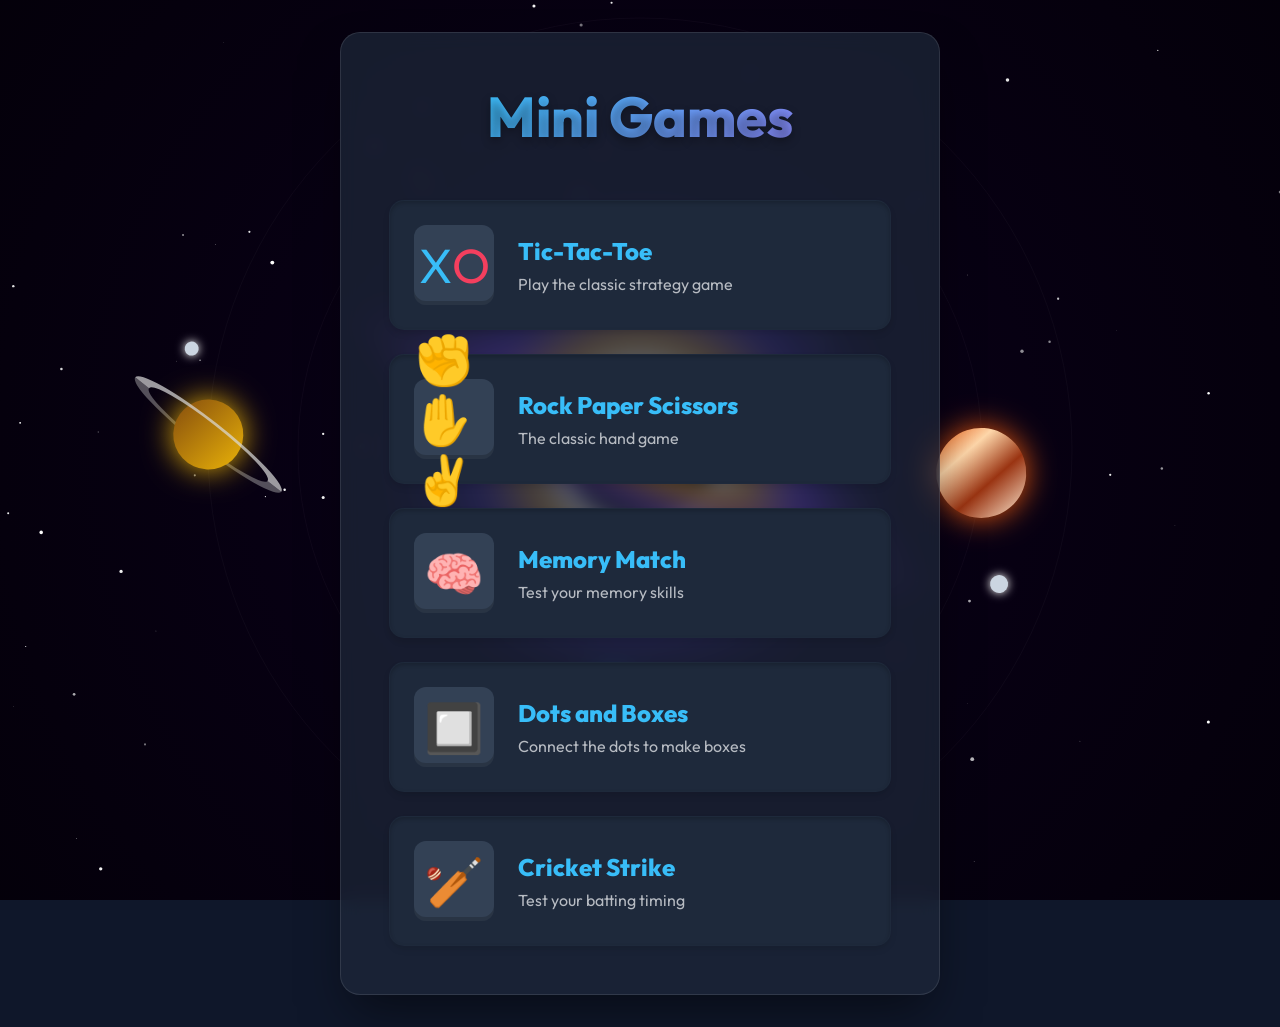
<file: index.html>
<!DOCTYPE html>
<html lang="en">
<head>
    <meta charset="UTF-8">
    <meta name="viewport" content="width=device-width, initial-scale=1.0">
    <title>Mini Games Portal</title>
    <link href="https://fonts.googleapis.com/css2?family=Outfit:wght@400;600;800&display=swap" rel="stylesheet">
    <link rel="stylesheet" href="style.css">
    <style>
        @keyframes float {
            0% { transform: translateY(0px); text-shadow: 0px 4px 10px rgba(0,0,0,0.3); }
            50% { transform: translateY(-8px); text-shadow: 0px 15px 20px rgba(0,0,0,0.4); }
            100% { transform: translateY(0px); text-shadow: 0px 4px 10px rgba(0,0,0,0.3); }
        }

        @keyframes fadeInUp {
            from {
                opacity: 0;
                transform: translateY(40px);
            }
            to {
                opacity: 1;
                transform: translateY(0);
            }
        }

        @keyframes popIn {
            0% { opacity: 0; transform: scale(0.9); }
            100% { opacity: 1; transform: scale(1); }
        }

        @keyframes iconBounce {
            0% { transform: scale(1) rotate(0deg); }
            25% { transform: scale(1.15) rotate(5deg); }
            75% { transform: scale(1.15) rotate(-5deg); }
            100% { transform: scale(1) rotate(0deg); }
        }

        .portal-container {
            border: 2px solid black;
            display: flex;
            flex-direction: column;
            align-items: center;
            gap: 2rem;
            padding: 3rem;
            background: rgba(30, 41, 59, 0.7);
            border-radius: 20px;
            box-shadow: 0 25px 50px -12px rgba(0, 0, 0, 0.5);
            backdrop-filter: blur(10px);
            border: 1px solid rgba(255, 255, 255, 0.1);
            width: 90%;
            max-width: 600px;
            margin: 2rem 0;
            animation: popIn 0.8s cubic-bezier(0.175, 0.885, 0.32, 1.275) forwards;
        }

        .portal-container h1 {
            font-size: 3.5rem;
            margin-bottom: 1rem;
            text-align: center;
            background: linear-gradient(135deg, #38bdf8, #818cf8, #c084fc);
            background-size: 200% auto;
            -webkit-background-clip: text;
            -webkit-text-fill-color: transparent;
            animation: float 4s ease-in-out infinite, gradientFlow 4s linear infinite;
        }

        @keyframes gradientFlow {
            0% { background-position: 0% center; }
            50% { background-position: 100% center; }
            100% { background-position: 0% center; }
        }

        .games-list {
            display: flex;
            flex-direction: column;
            gap: 1.5rem;
            width: 100%;
        }

        .game-card {
            display: flex;
            align-items: center;
            background: var(--board-bg);
            padding: 1.5rem;
            border-radius: 15px;
            text-decoration: none;
            color: var(--text-color);
            transition: all 0.4s cubic-bezier(0.175, 0.885, 0.32, 1.275);
            box-shadow: inset 0 2px 4px rgba(0,0,0,0.2), 0 4px 6px rgba(0,0,0,0.1);
            border: 1px solid transparent;
            opacity: 0;
            animation: fadeInUp 0.6s ease-out forwards;
        }

        .game-card:nth-child(1) { animation-delay: 0.1s; }
        .game-card:nth-child(2) { animation-delay: 0.25s; }
        .game-card:nth-child(3) { animation-delay: 0.4s; }
        .game-card:nth-child(4) { animation-delay: 0.55s; }

        .game-card:hover {
            transform: translateY(-8px) scale(1.02);
            background: var(--cell-hover);
            box-shadow: inset 0 2px 4px rgba(0,0,0,0.2), 0 15px 25px rgba(0,0,0,0.3);
            border-color: rgba(56, 189, 248, 0.4);
        }

        .game-card:hover .game-icon {
            animation: iconBounce 0.5s ease-in-out forwards;
            background: rgba(56, 189, 248, 0.2);
            box-shadow: 0 0 15px rgba(56, 189, 248, 0.4), inset 0 -4px 0 rgba(0,0,0,0.2);
        }

        .game-icon {
            font-size: 3rem;
            margin-right: 1.5rem;
            width: 80px;
            height: 80px;
            background: var(--cell-bg);
            display: flex;
            justify-content: center;
            align-items: center;
            border-radius: 12px;
            box-shadow: inset 0 -4px 0 rgba(0,0,0,0.2);
            transition: all 0.3s ease;
        }

        .game-info {
            display: flex;
            flex-direction: column;
            transition: transform 0.3s ease;
        }

        .game-card:hover .game-info {
            transform: translateX(10px);
        }

        .game-title {
            font-size: 1.5rem;
            font-weight: 800;
            color: var(--x-color);
            margin-bottom: 0.5rem;
            transition: color 0.3s ease;
        }

        .game-card:hover .game-title {
            color: #818cf8;
        }

        .game-desc {
            font-size: 1rem;
            color: rgba(248, 250, 252, 0.7);
        }

        .future-game {
            opacity: 0.6;
            cursor: not-allowed;
            filter: grayscale(100%);
        }

        .future-game:hover {
            transform: none;
            background: var(--board-bg);
            box-shadow: inset 0 2px 4px rgba(0,0,0,0.2), 0 4px 6px rgba(0,0,0,0.1);
            border-color: transparent;
        }
        
        .future-game:hover .game-info {
            transform: none;
        }

        @media (max-width: 480px) {
            .portal-container {
                padding: 1.5rem;
            }
            .portal-container h1 {
                font-size: 2.2rem;
            }
            .game-icon {
                width: 60px;
                height: 60px;
                font-size: 2rem;
                margin-right: 1rem;
            }
            .game-title {
                font-size: 1.2rem;
            }
        }
        #bg-canvas {
            position: fixed;
            top: 0;
            left: 0;
            width: 100vw;
            height: 100vh;
            z-index: -1;
            background: var(--bg-color);
        }
    </style>
</head>
<body>
    <canvas id="bg-canvas"></canvas>
    <div class="portal-container">
        <h1>Mini Games</h1>
        
        <div class="games-list">
            <!-- Tic Tac Toe Game -->
            <a href="tictactoe.html" class="game-card">
                <div class="game-icon">
                    <span style="color: var(--x-color);">X</span><span style="color: var(--o-color);">O</span>
                </div>
                <div class="game-info">
                    <div class="game-title">Tic-Tac-Toe</div>
                    <div class="game-desc">Play the classic strategy game</div>
                </div>
            </a>

            <!-- Rock Paper Scissors Game -->
            <a href="rps.html" class="game-card">
                <div class="game-icon">
                    <span>✊✋✌️</span>
                </div>
                <div class="game-info">
                    <div class="game-title">Rock Paper Scissors</div>
                    <div class="game-desc">The classic hand game</div>
                </div>
            </a>
            
            <!-- Memory Match Game -->
            <a href="memory.html" class="game-card">
                <div class="game-icon">
                    <span>🧠</span>
                </div>
                <div class="game-info">
                    <div class="game-title">Memory Match</div>
                    <div class="game-desc">Test your memory skills</div>
                </div>
            </a>
            
            <!-- Dots and Boxes Game -->
            <a href="dots.html" class="game-card">
                <div class="game-icon">
                    <span>🔲</span>
                </div>
                <div class="game-info">
                    <div class="game-title">Dots and Boxes</div>
                    <div class="game-desc">Connect the dots to make boxes</div>
                </div>
            </a>

            <!-- Cricket Challenge Game -->
            <a href="cricket.html" class="game-card">
                <div class="game-icon">
                    <span>🏏</span>
                </div>
                <div class="game-info">
                    <div class="game-title">Cricket Strike</div>
                    <div class="game-desc">Test your batting timing</div>
                </div>
            </a>
        </div>
    </div>
    <script>
        const canvas = document.getElementById('bg-canvas');
        const ctx = canvas.getContext('2d');
        let width, height;
        let stars = [];
        let time = 0;
        
        function resize() {
            width = canvas.width = window.innerWidth;
            height = canvas.height = window.innerHeight;
            
            stars = [];
            for(let i=0; i<400; i++) {
                stars.push({
                    size: Math.random() * 2,
                    speed: Math.random() * 0.5 + 0.1,
                    angle: Math.random() * Math.PI * 2,
                    orbitRadius: Math.random() * Math.max(width, height) * 1.5,
                    opacitySpeed: Math.random() * 0.05 + 0.01
                });
            }
        }
        window.addEventListener('resize', resize);
        resize();

        function drawBlackHole(cx, cy) {
            ctx.save();
            ctx.translate(cx, cy);
            ctx.rotate(time * 0.001);
            ctx.scale(1, 0.25);
            ctx.beginPath();
            ctx.arc(0, 0, 350, 0, Math.PI, true);
            const diskGradBack = ctx.createRadialGradient(0, 0, 80, 0, 0, 350);
            diskGradBack.addColorStop(0, 'rgba(255, 150, 0, 0.8)');
            diskGradBack.addColorStop(0.4, 'rgba(150, 50, 255, 0.5)');
            diskGradBack.addColorStop(1, 'rgba(0, 0, 0, 0)');
            ctx.fillStyle = diskGradBack;
            ctx.fill();
            ctx.restore();

            const gradient = ctx.createRadialGradient(cx, cy, 0, cx, cy, 280);
            gradient.addColorStop(0, '#000');
            gradient.addColorStop(0.25, '#000');
            gradient.addColorStop(0.28, '#fff');
            gradient.addColorStop(0.4, 'rgba(255, 180, 50, 0.7)');
            gradient.addColorStop(0.6, 'rgba(100, 50, 255, 0.4)');
            gradient.addColorStop(1, 'rgba(0, 0, 0, 0)');
            ctx.fillStyle = gradient;
            ctx.beginPath();
            ctx.arc(cx, cy, 280, 0, Math.PI*2);
            ctx.fill();

            ctx.save();
            ctx.translate(cx, cy);
            ctx.rotate(time * 0.001);
            ctx.scale(1, 0.25);
            ctx.beginPath();
            ctx.arc(0, 0, 350, 0, Math.PI, false);
            const diskGradFront = ctx.createRadialGradient(0, 0, 80, 0, 0, 350);
            diskGradFront.addColorStop(0, 'rgba(255, 150, 0, 0.9)');
            diskGradFront.addColorStop(0.4, 'rgba(150, 50, 255, 0.6)');
            diskGradFront.addColorStop(1, 'rgba(0, 0, 0, 0)');
            ctx.fillStyle = diskGradFront;
            ctx.fill();
            ctx.restore();
        }

        function drawPlanet(cx, cy, radius, orbitRadius, speed, colorStops, hasRing, timeOffset) {
            ctx.save();
            ctx.translate(cx, cy);
            
            ctx.beginPath();
            ctx.arc(0, 0, orbitRadius, 0, Math.PI*2);
            ctx.strokeStyle = 'rgba(255,255,255,0.03)';
            ctx.stroke();

            ctx.rotate(time * speed + timeOffset);
            ctx.translate(orbitRadius, 0);

            if (hasRing) {
                ctx.save();
                ctx.rotate(Math.PI / 5);
                ctx.scale(1, 0.15);
                ctx.beginPath();
                ctx.arc(0, 0, radius * 2.4, Math.PI, Math.PI*2);
                ctx.strokeStyle = 'rgba(200, 200, 200, 0.4)';
                ctx.lineWidth = radius * 0.5;
                ctx.stroke();
                ctx.restore();
            }

            const grad = ctx.createLinearGradient(-radius, -radius, radius, radius);
            colorStops.forEach(stop => grad.addColorStop(stop[0], stop[1]));
            ctx.beginPath();
            ctx.arc(0, 0, radius, 0, Math.PI*2);
            ctx.fillStyle = grad;
            ctx.shadowBlur = 30;
            ctx.shadowColor = colorStops[0][1];
            ctx.fill();
            ctx.shadowBlur = 0;

            if (hasRing) {
                ctx.save();
                ctx.rotate(Math.PI / 5);
                ctx.scale(1, 0.15);
                ctx.beginPath();
                ctx.arc(0, 0, radius * 2.4, 0, Math.PI);
                ctx.strokeStyle = 'rgba(220, 220, 220, 0.7)';
                ctx.lineWidth = radius * 0.5;
                ctx.stroke();
                ctx.restore();
            }

            if (radius > 25) {
                ctx.rotate(time * 0.003);
                ctx.translate(radius * 2.5, 0);
                ctx.beginPath();
                ctx.arc(0, 0, radius * 0.2, 0, Math.PI*2);
                ctx.fillStyle = '#cbd5e1';
                ctx.shadowBlur = 10;
                ctx.shadowColor = '#fff';
                ctx.fill();
                ctx.shadowBlur = 0;
            }

            ctx.restore();
        }

        function drawShootingStar() {
            if (Math.random() > 0.03) return;
            const sx = Math.random() * width;
            const sy = Math.random() * height * 0.4;
            const len = Math.random() * 150 + 50;
            
            ctx.save();
            ctx.translate(sx, sy);
            ctx.rotate(Math.PI / 4);
            const grad = ctx.createLinearGradient(0, 0, -len, 0);
            grad.addColorStop(0, 'rgba(255,255,255,1)');
            grad.addColorStop(1, 'rgba(255,255,255,0)');
            ctx.beginPath();
            ctx.moveTo(0, 0);
            ctx.lineTo(-len, 2);
            ctx.lineTo(-len, -2);
            ctx.fillStyle = grad;
            ctx.fill();
            ctx.restore();
        }

        function animate() {
            time += 16;
            
            const bgGrad = ctx.createRadialGradient(width/2, height/2, 0, width/2, height/2, Math.max(width, height));
            bgGrad.addColorStop(0, '#0a001a');
            bgGrad.addColorStop(1, '#000000');
            ctx.fillStyle = bgGrad;
            ctx.fillRect(0, 0, width, height);

            const cx = width / 2;
            const cy = height / 2;

            ctx.fillStyle = 'white';
            stars.forEach(star => {
                star.angle += star.speed * 0.001;
                const x = cx + Math.cos(star.angle) * star.orbitRadius;
                const y = cy + Math.sin(star.angle) * star.orbitRadius;
                
                ctx.globalAlpha = Math.abs(Math.sin(time * star.opacitySpeed * 0.1));
                ctx.beginPath();
                ctx.arc(x, y, star.size, 0, Math.PI*2);
                ctx.fill();
            });
            ctx.globalAlpha = 1.0;

            drawBlackHole(cx, cy);

            drawPlanet(cx, cy, 45, Math.min(width, height) * 0.38, 0.00015, [
                [0, '#ea580c'], [0.3, '#fed7aa'], [0.6, '#9a3412'], [1, '#ffedd5']
            ], false, 0);

            drawPlanet(cx, cy, 35, Math.min(width, height) * 0.48, 0.00008, [
                [0, '#eab308'], [1, '#854d0e']
            ], true, Math.PI);
            
            drawPlanet(cx, cy, 22, Math.min(width, height) * 0.28, 0.00025, [
                [0, '#0284c7'], [1, '#1e3a8a']
            ], false, Math.PI / 2);

            drawShootingStar();

            requestAnimationFrame(animate);
        }
        animate();
    </script>
</body>
</html>
</file>
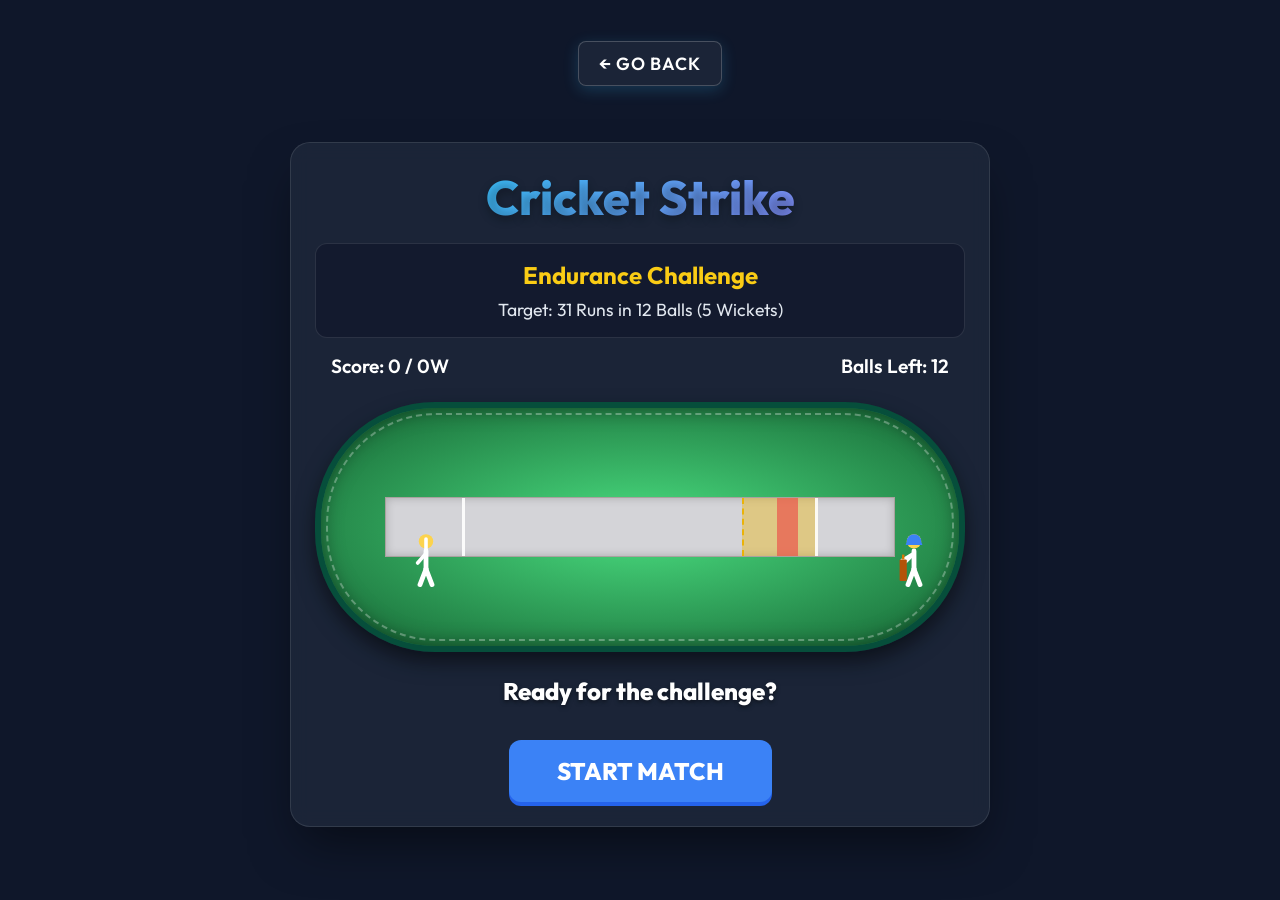
<file: cricket.html>
<!DOCTYPE html>
<html lang="en">
<head>
    <meta charset="UTF-8">
    <meta name="viewport" content="width=device-width, initial-scale=1.0">
    <title>Cricket Challenge</title>
    <link rel="stylesheet" href="style.css">
    <link href="https://fonts.googleapis.com/css2?family=Outfit:wght@400;600;800&display=swap" rel="stylesheet">
    <style>
        .cricket-container {
            display: flex;
            flex-direction: column;
            align-items: center;
            gap: 1rem;
            padding: 1.5rem;
            background: rgba(30, 41, 59, 0.8);
            border-radius: 20px;
            box-shadow: 0 25px 50px -12px rgba(0, 0, 0, 0.5);
            backdrop-filter: blur(10px);
            border: 1px solid rgba(255, 255, 255, 0.1);
            width: 95%;
            max-width: 700px;
            margin: 2rem auto;
            color: white;
        }

        .challenge-info {
            background: rgba(15, 23, 42, 0.6);
            padding: 1rem 2rem;
            border-radius: 12px;
            text-align: center;
            border: 1px solid rgba(255, 255, 255, 0.1);
            width: 100%;
        }

        .challenge-info h2 {
            margin: 0;
            color: #38bdf8;
            font-size: 1.5rem;
        }

        .challenge-info p {
            margin: 0.5rem 0 0;
            color: #e2e8f0;
            font-size: 1.1rem;
        }

        .stats {
            display: flex;
            justify-content: space-between;
            width: 100%;
            padding: 0 1rem;
            font-size: 1.2rem;
            font-weight: 600;
        }

        /* Stadium / Ground */
        .stadium {
            width: 100%;
            height: 250px;
            background: radial-gradient(ellipse at center, #4ade80 0%, #166534 100%);
            border-radius: 120px;
            position: relative;
            border: 6px solid #064e3b;
            box-shadow: 0 10px 20px rgba(0,0,0,0.5), inset 0 0 20px rgba(0,0,0,0.5);
            margin-top: 0.5rem;
            display: flex;
            align-items: center;
            justify-content: center;
            overflow: hidden;
        }

        .stadium::before {
            content: '';
            position: absolute;
            top: 5px; left: 5px; right: 5px; bottom: 5px;
            border: 2px dashed rgba(255,255,255,0.3);
            border-radius: 110px;
            pointer-events: none;
        }

        .pitch {
            width: 80%;
            height: 60px;
            background: #d4d4d8;
            border: 1px solid #a8a29e;
            box-shadow: inset 0 0 10px rgba(0,0,0,0.2);
            position: relative;
        }

        .crease {
            position: absolute;
            top: 0; bottom: 0;
            width: 3px;
            background: white;
            opacity: 0.9;
        }
        .bowler-crease { left: 15%; }
        .batsman-crease { right: 15%; }

        .sweet-spot-zone {
            position: absolute;
            top: 0; bottom: 0;
            right: 15%;
            width: 15%;
            background: rgba(234, 179, 8, 0.4);
            border-left: 2px dashed #eab308;
        }
        
        .perfect-zone {
            position: absolute;
            top: 0; bottom: 0;
            right: 19%;
            width: 4%;
            background: rgba(239, 68, 68, 0.6);
        }

        /* Players */
        .player-svg {
            width: 60px;
            height: 60px;
            position: absolute;
            z-index: 10;
        }
        .bowler-container {
            position: absolute;
            left: 2%;
            top: 50%;
            transform: translateY(-50%);
        }
        .batsman-container {
            position: absolute;
            right: 2%;
            top: 50%;
            transform: translateY(-50%);
        }

        /* SVG Parts Transform Origins */
        .arm-r, .arm-l, .arms-bat { transform-origin: 25px 22px; }
        .leg-l, .leg-r { transform-origin: 25px 35px; }

        .ball {
            width: 14px;
            height: 14px;
            background: #dc2626;
            border-radius: 50%;
            position: absolute;
            top: 50%;
            left: 15%;
            transform: translate(-50%, -50%);
            box-shadow: inset -2px -2px 4px rgba(0,0,0,0.4), 0 2px 4px rgba(0,0,0,0.3);
            display: none;
            z-index: 5;
        }

        /* Animations */
        @keyframes runUp {
            0% { transform: translateY(-50%) translateX(-40px); }
            100% { transform: translateY(-50%) translateX(0); }
        }

        @keyframes bowlingArm {
            0% { transform: rotate(0deg); }
            100% { transform: rotate(360deg); }
        }

        .bowling .arm-r {
            animation: bowlingArm 0.3s linear;
        }

        .running {
            animation: runUp 1s linear forwards;
        }
        .running .leg-l {
            animation: legMove 0.2s alternate infinite;
        }
        .running .leg-r {
            animation: legMove2 0.2s alternate infinite;
        }

        @keyframes legMove {
            0% { transform: rotate(-20deg); }
            100% { transform: rotate(20deg); }
        }
        @keyframes legMove2 {
            0% { transform: rotate(20deg); }
            100% { transform: rotate(-20deg); }
        }

        @keyframes swingBat {
            0% { transform: rotate(0deg); }
            50% { transform: rotate(110deg); }
            100% { transform: rotate(0deg); }
        }

        .swinging .arms-bat {
            animation: swingBat 0.3s ease-out;
        }

        /* Controls & Messages */
        .controls {
            display: flex;
            gap: 1rem;
            width: 100%;
            justify-content: center;
            margin-top: 1rem;
        }

        .controls button {
            padding: 1rem 3rem;
            font-size: 1.5rem;
            font-weight: 800;
            font-family: 'Outfit', sans-serif;
            border: none;
            border-radius: 12px;
            cursor: pointer;
            transition: all 0.2s;
            text-transform: uppercase;
        }

        #btn-hit {
            background: #f59e0b;
            color: white;
            box-shadow: 0 4px 0 #d97706;
            width: 200px;
        }
        #btn-hit:hover:not(:disabled) { background: #d97706; transform: translateY(2px); box-shadow: 0 2px 0 #b45309; }
        #btn-hit:disabled { background: #64748b; box-shadow: 0 4px 0 #475569; cursor: not-allowed; }

        #btn-start {
            background: #3b82f6;
            color: white;
            box-shadow: 0 4px 0 #2563eb;
        }
        #btn-start:hover:not(:disabled) { background: #2563eb; transform: translateY(2px); box-shadow: 0 2px 0 #1d4ed8; }

        #btn-reset {
            background: #10b981;
            color: white;
            box-shadow: 0 4px 0 #059669;
        }
        #btn-reset:hover:not(:disabled) { background: #059669; transform: translateY(2px); box-shadow: 0 2px 0 #047857; }

        #message {
            font-size: 1.5rem;
            font-weight: 800;
            min-height: 2rem;
            text-align: center;
            color: #fff;
            text-shadow: 0 2px 4px rgba(0,0,0,0.5);
            margin-top: 0.5rem;
        }

        .hit-text {
            position: absolute;
            font-size: 2.5rem;
            font-weight: 900;
            color: white;
            text-shadow: 0 2px 5px black, 0 0 10px rgba(255,255,255,0.5);
            animation: popUp 1s ease-out forwards;
            pointer-events: none;
            z-index: 20;
        }

        @keyframes popUp {
            0% { opacity: 1; transform: translate(-50%, -50%) scale(0.5); }
            50% { transform: translate(-50%, -100%) scale(1.3); }
            100% { opacity: 0; transform: translate(-50%, -150%) scale(1); }
        }

        .help-text {
            font-size: 0.9rem;
            color: #94a3b8;
            margin-top: -0.5rem;
        }
    </style>
</head>
<body>
    <a href="index.html" style="margin-left: 20px; display: inline-block;">
        <button class="explain-btn" style="padding: 10px 20px; font-family: 'Outfit'; border-radius: 8px; border: none; background: rgba(30, 41, 59, 0.8); color: white; cursor: pointer; border: 1px solid rgba(255,255,255,0.2);">← Go back</button>
    </a>
    
    <div class="cricket-container">
        <header>
            <h1 style="margin: 0;">Cricket Strike</h1>
        </header>

        <div class="challenge-info">
            <h2 id="challenge-title">Challenge</h2>
            <p id="challenge-desc">Target: 20 Runs in 6 Balls (2 Wickets)</p>
        </div>

        <div class="stats">
            <div id="stat-score">Score: 0 / 0W</div>
            <div id="stat-balls">Balls Left: 6</div>
        </div>

        <div class="stadium">
            <div class="pitch" id="pitch">
                <div class="crease bowler-crease"></div>
                <div class="sweet-spot-zone"></div>
                <div class="perfect-zone"></div>
                <div class="crease batsman-crease"></div>
                
                <div class="bowler-container" id="bowler">
                    <svg viewBox="0 0 50 50" class="player-svg bowler-svg">
                        <line x1="25" y1="20" x2="25" y2="35" stroke="white" stroke-width="4" stroke-linecap="round"/>
                        <circle cx="25" cy="12" r="6" fill="#fcd34d"/>
                        <line class="leg-l" x1="25" y1="35" x2="20" y2="48" stroke="white" stroke-width="4" stroke-linecap="round"/>
                        <line class="leg-r" x1="25" y1="35" x2="30" y2="48" stroke="white" stroke-width="4" stroke-linecap="round"/>
                        <line class="arm-l" x1="25" y1="22" x2="18" y2="30" stroke="white" stroke-width="3" stroke-linecap="round"/>
                        <line class="arm-r" x1="25" y1="22" x2="25" y2="10" stroke="white" stroke-width="3" stroke-linecap="round"/>
                    </svg>
                </div>
                
                <div class="ball" id="ball"></div>
                
                <div class="batsman-container" id="batsman">
                    <svg viewBox="0 0 50 50" class="player-svg batsman-svg">
                        <line x1="25" y1="20" x2="25" y2="35" stroke="white" stroke-width="4" stroke-linecap="round"/>
                        <circle cx="25" cy="12" r="6" fill="#fcd34d"/>
                        <path d="M 19 12 A 6 6 0 0 1 31 12 L 32 15 L 18 15 Z" fill="#3b82f6"/>
                        <line class="leg-l" x1="25" y1="35" x2="20" y2="48" stroke="white" stroke-width="4" stroke-linecap="round"/>
                        <line class="leg-r" x1="25" y1="35" x2="30" y2="48" stroke="white" stroke-width="4" stroke-linecap="round"/>
                        <g class="arms-bat">
                            <line x1="25" y1="22" x2="15" y2="28" stroke="white" stroke-width="3" stroke-linecap="round"/>
                            <line x1="25" y1="22" x2="18" y2="29" stroke="white" stroke-width="3" stroke-linecap="round"/>
                            <rect x="13" y="27" width="6" height="18" fill="#b45309" rx="1"/>
                            <rect x="15" y="23" width="2" height="4" fill="#d97706"/>
                        </g>
                    </svg>
                </div>
            </div>
        </div>

        <div id="message">Press Start to begin!</div>

        <div class="controls">
            <button id="btn-start">Start Match</button>
            <button id="btn-hit" style="display: none;" disabled>HIT!</button>
            <button id="btn-reset" style="display: none;">Next Challenge</button>
        </div>
        <div class="help-text" id="help-text" style="display: none;">(Press Space or Enter to Hit)</div>
    </div>

    <script src="cricket.js"></script>
</body>
</html>
</file>
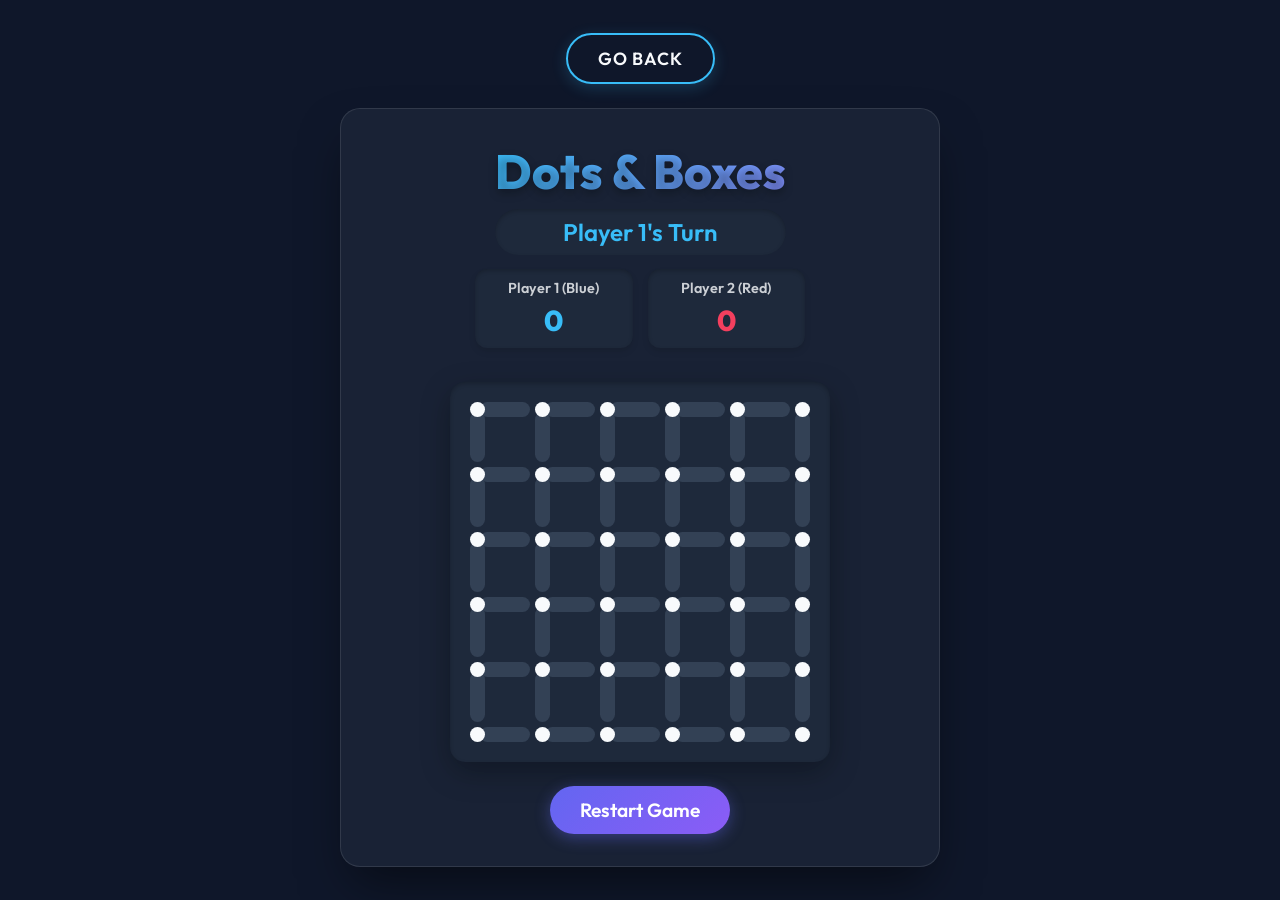
<file: dots.html>
<!DOCTYPE html>
<html lang="en">
<head>
    <meta charset="UTF-8">
    <meta name="viewport" content="width=device-width, initial-scale=1.0">
    <title>Dots and Boxes</title>
    <link rel="stylesheet" href="style.css">
    <link href="https://fonts.googleapis.com/css2?family=Outfit:wght@400;600;800&display=swap" rel="stylesheet">
    <style>
        .dots-container {
            display: flex;
            flex-direction: column;
            align-items: center;
            gap: 1.5rem;
            padding: 2rem;
            background: rgba(30, 41, 59, 0.7);
            border-radius: 20px;
            box-shadow: 0 25px 50px -12px rgba(0, 0, 0, 0.5);
            backdrop-filter: blur(10px);
            border: 1px solid rgba(255, 255, 255, 0.1);
            width: 90%;
            max-width: 600px;
        }

        .dots-board-container {
            display: flex;
            justify-content: center;
            padding: 20px;
            background: var(--board-bg);
            border-radius: 15px;
            box-shadow: inset 0 2px 4px rgba(0,0,0,0.2), 0 10px 30px rgba(0,0,0,0.3);
            overflow-x: auto;
            max-width: 100%;
        }

        .dots-board {
            display: grid;
            grid-template-columns: repeat(5, 15px 50px) 15px;
            grid-template-rows: repeat(5, 15px 50px) 15px;
            gap: 0;
            background: var(--board-bg);
        }

        .dot {
            width: 15px;
            height: 15px;
            background-color: var(--text-color);
            border-radius: 50%;
            z-index: 2;
        }

        .hline {
            height: 15px;
            width: 50px;
            cursor: pointer;
            background-color: var(--cell-bg);
            transition: background-color 0.2s;
            border-radius: 8px;
            margin-top: 0;
            margin-left: -5px;
            margin-right: -5px;
            z-index: 1;
        }

        .vline {
            width: 15px;
            height: 50px;
            cursor: pointer;
            background-color: var(--cell-bg);
            transition: background-color 0.2s;
            border-radius: 8px;
            margin-left: 0;
            margin-top: -5px;
            margin-bottom: -5px;
            z-index: 1;
        }

        .hline:hover, .vline:hover {
            background-color: var(--cell-hover);
        }

        .hline.active-1, .vline.active-1 {
            background-color: var(--x-color);
            cursor: default;
        }

        .hline.active-2, .vline.active-2 {
            background-color: var(--o-color);
            cursor: default;
        }

        .box {
            width: 50px;
            height: 50px;
            transition: background-color 0.3s;
            border-radius: 4px;
        }

        .box.filled-1 {
            background-color: rgba(56, 189, 248, 0.4);
        }

        .box.filled-2 {
            background-color: rgba(244, 63, 94, 0.4);
        }

        @media (max-width: 480px) {
            .dots-board {
                grid-template-columns: repeat(5, 10px 40px) 10px;
                grid-template-rows: repeat(5, 10px 40px) 10px;
            }
            .dot { width: 10px; height: 10px; }
            .hline { height: 10px; width: 40px; }
            .vline { width: 10px; height: 40px; }
            .box { width: 40px; height: 40px; }
        }
    </style>
</head>
<body>
    <a href="index.html">
        <button class="explain-btn">Go back</button>
    </a>
    
    <div class="dots-container container">
        <header>
            <h1>Dots & Boxes</h1>
            <div class="status" id="dots-status">Player 1's Turn</div>
        </header>

        <div class="scoreboard">
            <div class="score-box x-score-box">
                <span class="score-label">Player 1 (Blue)</span>
                <span class="score-value" id="score-p1">0</span>
            </div>
            <div class="score-box o-score-box">
                <span class="score-label">Player 2 (Red)</span>
                <span class="score-value" id="score-p2">0</span>
            </div>
        </div>

        <div class="dots-board-container">
            <div class="dots-board" id="dots-board">
                <!-- Generated by JS -->
            </div>
        </div>

        <button class="reset-btn" id="dots-resetBtn">Restart Game</button>
    </div>

    <script src="dots.js"></script>
</body>
</html>
</file>
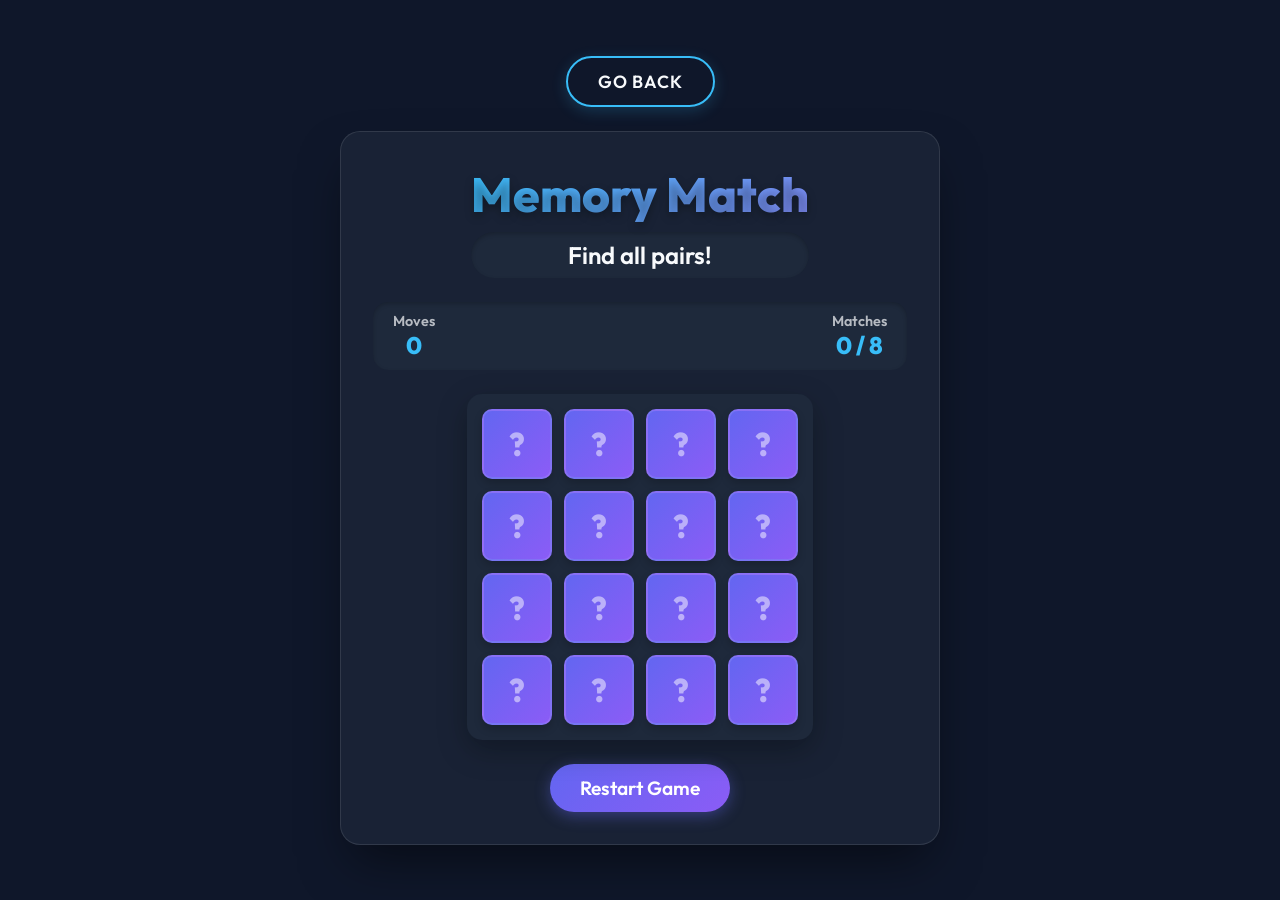
<file: memory.html>
<!DOCTYPE html>
<html lang="en">
<head>
    <meta charset="UTF-8">
    <meta name="viewport" content="width=device-width, initial-scale=1.0">
    <title>Memory Match</title>
    <link rel="stylesheet" href="style.css">
    <link href="https://fonts.googleapis.com/css2?family=Outfit:wght@400;600;800&display=swap" rel="stylesheet">
    <style>
        .memory-container {
            display: flex;
            flex-direction: column;
            align-items: center;
            gap: 1.5rem;
            padding: 2rem;
            background: rgba(30, 41, 59, 0.7);
            border-radius: 20px;
            box-shadow: 0 25px 50px -12px rgba(0, 0, 0, 0.5);
            backdrop-filter: blur(10px);
            border: 1px solid rgba(255, 255, 255, 0.1);
            width: 90%;
            max-width: 600px;
        }

        .stats-board {
            display: flex;
            justify-content: space-between;
            width: 100%;
            padding: 10px 20px;
            background: var(--board-bg);
            border-radius: 15px;
            box-shadow: inset 0 2px 4px rgba(0,0,0,0.2);
        }

        .stat {
            display: flex;
            flex-direction: column;
            align-items: center;
        }

        .stat-label {
            font-size: 0.9rem;
            color: rgba(248, 250, 252, 0.7);
            font-weight: 600;
        }

        .stat-value {
            font-size: 1.5rem;
            font-weight: 800;
            color: var(--x-color);
        }

        .memory-grid {
            display: grid;
            grid-template-columns: repeat(4, 1fr);
            gap: 12px;
            background: var(--board-bg);
            padding: 15px;
            border-radius: 15px;
            box-shadow: 0 10px 30px rgba(0,0,0,0.3);
            perspective: 1000px;
        }

        .memory-card {
            width: 70px;
            height: 70px;
            position: relative;
            transform-style: preserve-3d;
            transition: transform 0.5s cubic-bezier(0.4, 0.2, 0.2, 1);
            cursor: pointer;
        }

        .memory-card.flipped {
            transform: rotateY(180deg);
        }

        .memory-card.matched {
            transform: rotateY(180deg) scale(0.95);
            opacity: 0.8;
            cursor: default;
        }

        .card-face {
            position: absolute;
            width: 100%;
            height: 100%;
            backface-visibility: hidden;
            border-radius: 10px;
            display: flex;
            justify-content: center;
            align-items: center;
            font-size: 2.5rem;
            box-shadow: 0 4px 8px rgba(0,0,0,0.2);
        }

        .card-front {
            background: linear-gradient(135deg, #6366f1, #8b5cf6);
            border: 2px solid rgba(255,255,255,0.1);
        }

        .card-front::after {
            content: '?';
            color: rgba(255,255,255,0.5);
            font-size: 2rem;
            font-weight: 800;
        }

        .card-back {
            background: var(--cell-bg);
            transform: rotateY(180deg);
            border: 2px solid var(--x-color);
        }

        .matched .card-back {
            border-color: var(--win-color);
            background: rgba(16, 185, 129, 0.2);
        }

        @media (max-width: 480px) {
            .memory-grid {
                gap: 8px;
                padding: 10px;
            }
            .memory-card {
                width: 60px;
                height: 60px;
            }
            .card-face {
                font-size: 2rem;
            }
        }
    </style>
</head>
<body>
    <a href="index.html">
        <button class="explain-btn">Go back</button>
    </a>
    
    <div class="memory-container container">
        <header>
            <h1>Memory Match</h1>
            <div class="status" id="memory-status">Find all pairs!</div>
        </header>

        <div class="stats-board">
            <div class="stat">
                <span class="stat-label">Moves</span>
                <span class="stat-value" id="moves-count">0</span>
            </div>
            <div class="stat">
                <span class="stat-label">Matches</span>
                <span class="stat-value" id="matches-count">0 / 8</span>
            </div>
        </div>

        <div class="memory-grid" id="memory-grid">
            <!-- Cards will be generated here by JS -->
        </div>

        <button class="reset-btn" id="memory-resetBtn">Restart Game</button>
    </div>

    <script src="memory.js"></script>
</body>
</html>
</file>
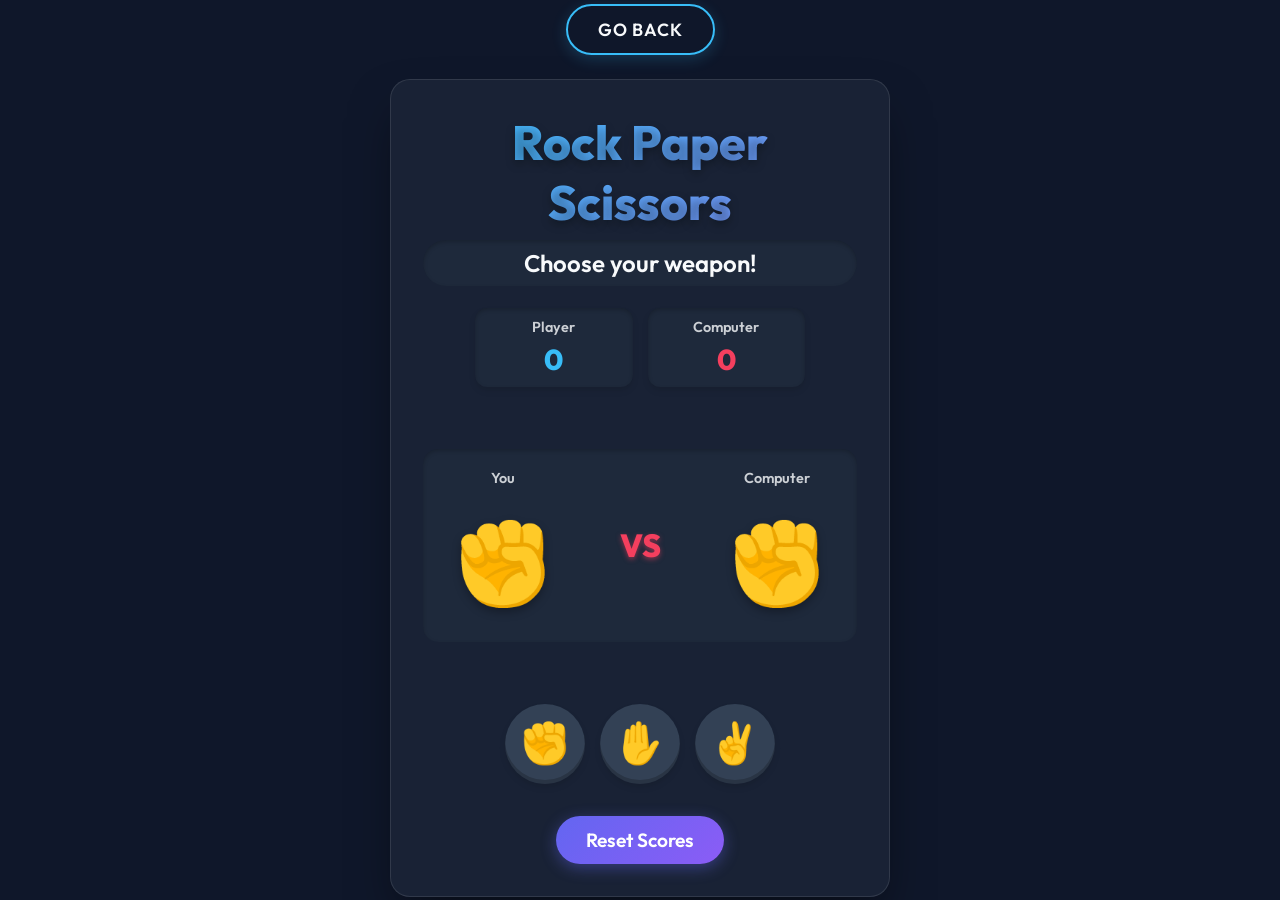
<file: rps.html>
<!DOCTYPE html>
<html lang="en">
<head>
    <meta charset="UTF-8">
    <meta name="viewport" content="width=device-width, initial-scale=1.0">
    <title>Rock Paper Scissors</title>
    <link rel="stylesheet" href="style.css">
    <link href="https://fonts.googleapis.com/css2?family=Outfit:wght@400;600;800&display=swap" rel="stylesheet">
    <style>
        .rps-container {
            display: flex;
            flex-direction: column;
            align-items: center;
            gap: 2rem;
            padding: 2rem;
            background: rgba(30, 41, 59, 0.7);
            border-radius: 20px;
            box-shadow: 0 25px 50px -12px rgba(0, 0, 0, 0.5);
            backdrop-filter: blur(10px);
            border: 1px solid rgba(255, 255, 255, 0.1);
            width: 90%;
            max-width: 500px;
        }

        .battle-arena {
            display: flex;
            justify-content: space-between;
            align-items: center;
            width: 100%;
            margin: 20px 0;
            padding: 20px;
            background: var(--board-bg);
            border-radius: 15px;
            box-shadow: inset 0 2px 4px rgba(0,0,0,0.2);
        }

        .fighter {
            display: flex;
            flex-direction: column;
            align-items: center;
            gap: 10px;
            width: 120px;
        }

        .hand-icon {
            font-size: 5rem;
            height: 120px;
            display: flex;
            justify-content: center;
            align-items: center;
            text-shadow: 0 4px 10px rgba(0,0,0,0.3);
            transition: transform 0.3s ease;
        }

        .hand-icon.shake-left {
            animation: shakeLeft 0.5s ease-in-out infinite;
        }

        .hand-icon.shake-right {
            animation: shakeRight 0.5s ease-in-out infinite;
        }

        @keyframes shakeLeft {
            0%, 100% { transform: translateY(0) rotate(0deg); }
            50% { transform: translateY(-20px) rotate(-15deg); }
        }

        @keyframes shakeRight {
            0%, 100% { transform: translateY(0) rotate(0deg); }
            50% { transform: translateY(-20px) rotate(15deg); }
        }

        .vs-text {
            font-size: 2rem;
            font-weight: 800;
            color: var(--o-color);
            text-shadow: 0 2px 5px rgba(244, 63, 94, 0.5);
        }

        .choices-container {
            display: flex;
            gap: 15px;
            margin-top: 10px;
        }

        .choice-btn {
            background: var(--cell-bg);
            border: none;
            border-radius: 50%;
            width: 80px;
            height: 80px;
            font-size: 2.5rem;
            cursor: pointer;
            transition: all 0.2s ease;
            box-shadow: inset 0 -4px 0 rgba(0,0,0,0.2), 0 4px 6px rgba(0,0,0,0.1);
            display: flex;
            justify-content: center;
            align-items: center;
        }

        .choice-btn:hover {
            background: var(--cell-hover);
            transform: translateY(-5px) scale(1.1);
            box-shadow: inset 0 -4px 0 rgba(0,0,0,0.2), 0 8px 12px rgba(0,0,0,0.2);
        }

        .choice-btn:active {
            transform: translateY(0) scale(0.95);
            box-shadow: inset 0 -2px 0 rgba(0,0,0,0.2), 0 2px 4px rgba(0,0,0,0.1);
        }

        .win-anim {
            animation: winPulse 1s ease;
        }

        @keyframes winPulse {
            0% { transform: scale(1); filter: drop-shadow(0 0 0 rgba(16, 185, 129, 0)); }
            50% { transform: scale(1.2); filter: drop-shadow(0 0 20px rgba(16, 185, 129, 0.8)); }
            100% { transform: scale(1); filter: drop-shadow(0 0 0 rgba(16, 185, 129, 0)); }
        }

        @media (max-width: 480px) {
            .hand-icon {
                font-size: 4rem;
                height: 100px;
            }
            .choice-btn {
                width: 65px;
                height: 65px;
                font-size: 2rem;
            }
        }
    </style>
</head>
<body>
    <a href="index.html">
        <button class="explain-btn">Go back</button>
    </a>
    
    <div class="rps-container container">
        <header>
            <h1>Rock Paper Scissors</h1>
            <div class="status" id="rps-status">Choose your weapon!</div>
        </header>

        <div class="scoreboard">
            <div class="score-box x-score-box">
                <span class="score-label">Player</span>
                <span class="score-value" id="rps-score-player">0</span>
            </div>
            <div class="score-box o-score-box">
                <span class="score-label">Computer</span>
                <span class="score-value" id="rps-score-computer">0</span>
            </div>
        </div>

        <div class="battle-arena">
            <div class="fighter">
                <span class="score-label">You</span>
                <div class="hand-icon" id="player-hand">✊</div>
            </div>
            <div class="vs-text">VS</div>
            <div class="fighter">
                <span class="score-label">Computer</span>
                <div class="hand-icon" id="computer-hand">✊</div>
            </div>
        </div>

        <div class="choices-container">
            <button class="choice-btn" id="btn-rock" title="Rock">✊</button>
            <button class="choice-btn" id="btn-paper" title="Paper">✋</button>
            <button class="choice-btn" id="btn-scissors" title="Scissors">✌️</button>
        </div>

        <button class="reset-btn" id="rps-resetBtn">Reset Scores</button>
    </div>

    <script src="rps.js"></script>
</body>
</html>
</file>
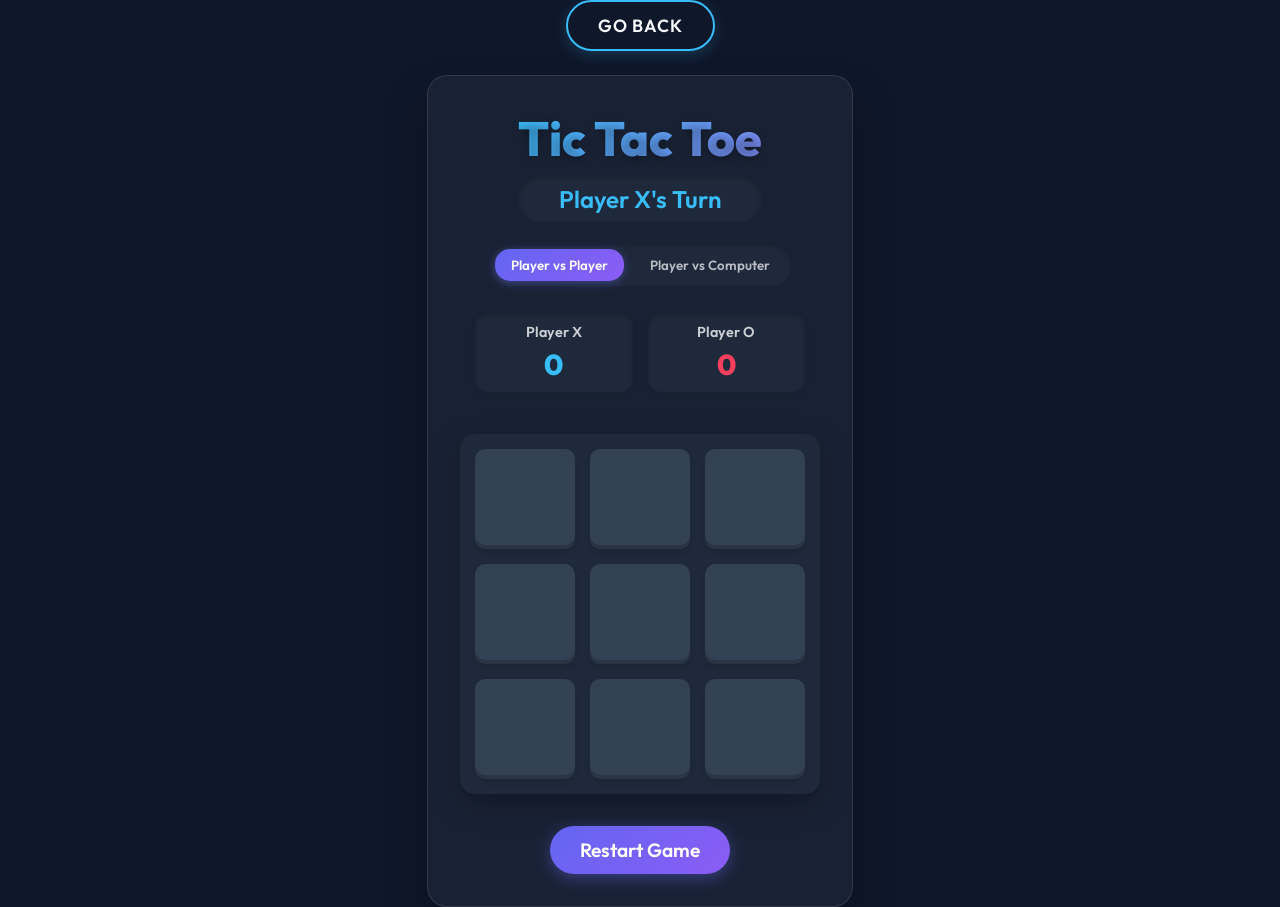
<file: tictactoe.html>
<!DOCTYPE html>
<html lang="en">
<head>
    <meta charset="UTF-8">
    <meta name="viewport" content="width=device-width, initial-scale=1.0">
    <title>Tic Tac Toe</title>
    <link rel="stylesheet" href="style.css">
    <link href="https://fonts.googleapis.com/css2?family=Outfit:wght@400;600;800&display=swap" rel="stylesheet">
</head>
<body>
    <a href="index.html">
    <button class="explain-btn">Go back </button></a>

    
    <div class="container">
        <header>
            <h1>Tic Tac Toe</h1>
            <div class="status" id="status">Player X's Turn</div>
        </header>

        <div class="mode-selector">
            <button class="mode-btn active" id="pvpBtn">Player vs Player</button>
            <button class="mode-btn" id="pvcBtn">Player vs Computer</button>
        </div>

        <div class="scoreboard">
            <div class="score-box x-score-box">
                <span class="score-label">Player X</span>
                <span class="score-value" id="scoreX">0</span>
            </div>
            <div class="score-box o-score-box">
                <span class="score-label">Player O</span>
                <span class="score-value" id="scoreO">0</span>
            </div>
        </div>

        <div class="board" id="board">
            <div class="cell" data-index="0"></div>
            <div class="cell" data-index="1"></div>
            <div class="cell" data-index="2"></div>
            <div class="cell" data-index="3"></div>
            <div class="cell" data-index="4"></div>
            <div class="cell" data-index="5"></div>
            <div class="cell" data-index="6"></div>
            <div class="cell" data-index="7"></div>
            <div class="cell" data-index="8"></div>
        </div>

        <button class="reset-btn" id="resetBtn">Restart Game</button>
    </div>

    <script src="tiktactoe.js"></script>
</body>
</html>
</file>
<file: style.css>
:root {
    --bg-color: #0f172a;
    --board-bg: #1e293b;
    --cell-bg: #334155;
    --cell-hover: #475569;
    --text-color: #f8fafc;
    --x-color: #38bdf8;
    --o-color: #f43f5e;
    --win-color: #10b981;
}

* {
    box-sizing: border-box;
    margin: 0;
    padding: 0;
}

body {
    background-color: var(--bg-color);
    color: var(--text-color);
    font-family: 'Outfit', sans-serif;
    display: flex;
    flex-direction: column;
    justify-content: center;
    align-items: center;
    min-height: 100vh;
    gap: 1.5rem;
}

.container {
    display: flex;
    flex-direction: column;
    align-items: center;
    gap: 2rem;
    padding: 2rem;
    background: rgba(30, 41, 59, 0.7);
    border-radius: 20px;
    box-shadow: 0 25px 50px -12px rgba(0, 0, 0, 0.5);
    backdrop-filter: blur(10px);
    border: 1px solid rgba(255, 255, 255, 0.1);
}

header {
    text-align: center;
}

h1 {
    font-size: 3rem;
    font-weight: 800;
    margin-bottom: 0.5rem;
    background: linear-gradient(135deg, #38bdf8, #818cf8);
    -webkit-background-clip: text;
    -webkit-text-fill-color: transparent;
    text-shadow: 0px 4px 10px rgba(0,0,0,0.3);
}

.status {
    font-size: 1.5rem;
    font-weight: 600;
    padding: 0.5rem 1.5rem;
    border-radius: 30px;
    background: var(--board-bg);
    box-shadow: inset 0 2px 4px rgba(0,0,0,0.2);
    transition: all 0.3s ease;
}

.scoreboard {
    display: flex;
    justify-content: space-between;
    width: 100%;
    max-width: 330px;
    margin: -10px 0 10px 0;
    gap: 15px;
}

.mode-selector {
    display: flex;
    gap: 10px;
    background: var(--board-bg);
    padding: 5px;
    border-radius: 20px;
    box-shadow: inset 0 2px 4px rgba(0,0,0,0.2);
    margin-top: -10px;
    margin-bottom: 5px;
}

.mode-btn {
    padding: 8px 16px;
    border: none;
    background: transparent;
    color: var(--text-color);
    font-family: inherit;
    font-weight: 600;
    border-radius: 15px;
    cursor: pointer;
    transition: all 0.3s ease;
    opacity: 0.7;
}

.mode-btn:hover {
    opacity: 1;
}

.mode-btn.active {
    background: linear-gradient(135deg, #6366f1, #8b5cf6);
    opacity: 1;
    box-shadow: 0 2px 10px rgba(99, 102, 241, 0.4);
}

.score-box {
    flex: 1;
    display: flex;
    flex-direction: column;
    align-items: center;
    padding: 10px;
    background: var(--board-bg);
    border-radius: 12px;
    box-shadow: inset 0 2px 4px rgba(0,0,0,0.2), 0 4px 6px rgba(0,0,0,0.1);
}

.score-label {
    font-size: 0.9rem;
    font-weight: 600;
    color: var(--text-color);
    opacity: 0.8;
    margin-bottom: 5px;
}

.score-value {
    font-size: 1.8rem;
    font-weight: 800;
}

.x-score-box .score-value {
    color: var(--x-color);
}

.o-score-box .score-value {
    color: var(--o-color);
}

.board {
    display: grid;
    grid-template-columns: repeat(3, 1fr);
    gap: 15px;
    background: var(--board-bg);
    padding: 15px;
    border-radius: 15px;
    box-shadow: 0 10px 30px rgba(0,0,0,0.3);
}

.cell {
    width: 100px;
    height: 100px;
    background: var(--cell-bg);
    border-radius: 10px;
    display: flex;
    justify-content: center;
    align-items: center;
    font-size: 4rem;
    font-weight: 800;
    cursor: pointer;
    transition: all 0.2s ease;
    box-shadow: inset 0 -4px 0 rgba(0,0,0,0.2), 0 4px 6px rgba(0,0,0,0.1);
}

.cell:hover {
    background: var(--cell-hover);
    transform: translateY(-2px);
    box-shadow: inset 0 -4px 0 rgba(0,0,0,0.2), 0 6px 8px rgba(0,0,0,0.2);
}

.cell:active {
    transform: translateY(0);
    box-shadow: inset 0 -2px 0 rgba(0,0,0,0.2), 0 2px 4px rgba(0,0,0,0.1);
}

.cell.x {
    color: var(--x-color);
    text-shadow: 0 0 15px rgba(56, 189, 248, 0.4);
}

.cell.o {
    color: var(--o-color);
    text-shadow: 0 0 15px rgba(244, 63, 94, 0.4);
}

.cell.win {
    background-color: var(--win-color);
    color: white;
    text-shadow: 0 0 10px rgba(255,255,255,0.5);
    box-shadow: inset 0 0 20px rgba(255,255,255,0.2);
    animation: pulse 1.5s infinite;
}

@keyframes pulse {
    0% { transform: scale(1); }
    50% { transform: scale(1.05); }
    100% { transform: scale(1); }
}

.reset-btn {
    padding: 12px 30px;
    font-size: 1.2rem;
    font-family: inherit;
    font-weight: 600;
    color: white;
    background: linear-gradient(135deg, #6366f1, #8b5cf6);
    border: none;
    border-radius: 30px;
    cursor: pointer;
    transition: all 0.3s ease;
    box-shadow: 0 4px 15px rgba(99, 102, 241, 0.4);
}

.reset-btn:hover {
    transform: translateY(-2px);
    box-shadow: 0 6px 20px rgba(99, 102, 241, 0.6);
}

.reset-btn:active {
    transform: translateY(0);
    box-shadow: 0 2px 10px rgba(99, 102, 241, 0.4);
}

/* Explanation Button Styles */
.explain-link {
    text-decoration: none;
}

.explain-btn {
    padding: 12px 30px;
    font-size: 1.1rem;
    font-family: inherit;
    font-weight: 600;
    color: var(--text-color);
    background: transparent;
    border: 2px solid var(--x-color);
    border-radius: 30px;
    cursor: pointer;
    transition: all 0.3s ease;
    box-shadow: 0 4px 15px rgba(56, 189, 248, 0.2);
    text-transform: uppercase;
    letter-spacing: 1px;
}

.explain-btn:hover {
    background: rgba(56, 189, 248, 0.1);
    transform: translateY(-3px);
    box-shadow: 0 8px 25px rgba(56, 189, 248, 0.4);
    border-color: #818cf8;
    color: #818cf8;
}

.explain-btn:active {
    transform: translateY(-1px);
    box-shadow: 0 4px 15px rgba(56, 189, 248, 0.3);
}

/* Responsive Design */
@media (max-width: 480px) {
    .container {
        padding: 1.5rem;
        gap: 1.5rem;
        width: 90%;
        max-width: 350px;
    }

    h1 {
        font-size: 2.2rem;
    }

    .status {
        font-size: 1.2rem;
        padding: 0.4rem 1rem;
    }

    .board {
        gap: 10px;
        padding: 10px;
    }

    .cell {
        width: 80px;
        height: 80px;
        font-size: 3rem;
    }

    .reset-btn {
        padding: 10px 24px;
        font-size: 1.1rem;
    }
}

@media (max-width: 360px) {
    .container {
        padding: 1rem;
        gap: 1rem;
        width: 95%;
    }

    h1 {
        font-size: 1.8rem;
    }

    .status {
        font-size: 1rem;
    }

    .cell {
        width: 65px;
        height: 65px;
        font-size: 2.5rem;
    }
}

/* Explain Page Styles */
.explain-container {
    background: rgba(30, 41, 59, 0.7);
    border-radius: 20px;
    box-shadow: 0 25px 50px -12px rgba(0, 0, 0, 0.5);
    backdrop-filter: blur(10px);
    border: 1px solid rgba(255, 255, 255, 0.1);
    padding: 3rem;
    max-width: 800px;
    width: 90%;
    margin: 2rem 0;
    line-height: 1.6;
}

.explain-container h1 {
    font-size: 2.5rem;
    margin-bottom: 2rem;
    text-align: center;
    background: linear-gradient(135deg, #38bdf8, #818cf8);
    -webkit-background-clip: text;
    -webkit-text-fill-color: transparent;
    text-shadow: 0px 4px 10px rgba(0,0,0,0.3);
}

.explain-container h2 {
    font-size: 1.5rem;
    margin-top: 2rem;
    margin-bottom: 1rem;
    color: var(--x-color);
    font-weight: 600;
}

.explain-container p {
    margin-bottom: 1rem;
    color: rgba(248, 250, 252, 0.9);
    font-size: 1.1rem;
}

.explain-container ul {
    margin-left: 2rem;
    margin-bottom: 1.5rem;
}

.explain-container li {
    margin-bottom: 0.5rem;
    color: rgba(248, 250, 252, 0.9);
    font-size: 1.1rem;
    position: relative;
    list-style-type: none;
}

.explain-container li::before {
    content: "▹";
    position: absolute;
    left: -1.5rem;
    color: var(--o-color);
    font-weight: bold;
}

.explain-container strong {
    color: var(--x-color);
    font-weight: 800;
}

.explain-section {
    margin-bottom: 2rem;
}

.back-link-wrapper {
    display: flex;
    justify-content: center;
    margin-top: 3rem;
}

@media (max-width: 480px) {
    .explain-container {
        padding: 1.5rem;
    }
    .explain-container h1 {
        font-size: 2rem;
    }
    .explain-container h2 {
        font-size: 1.3rem;
    }
}
</file>
